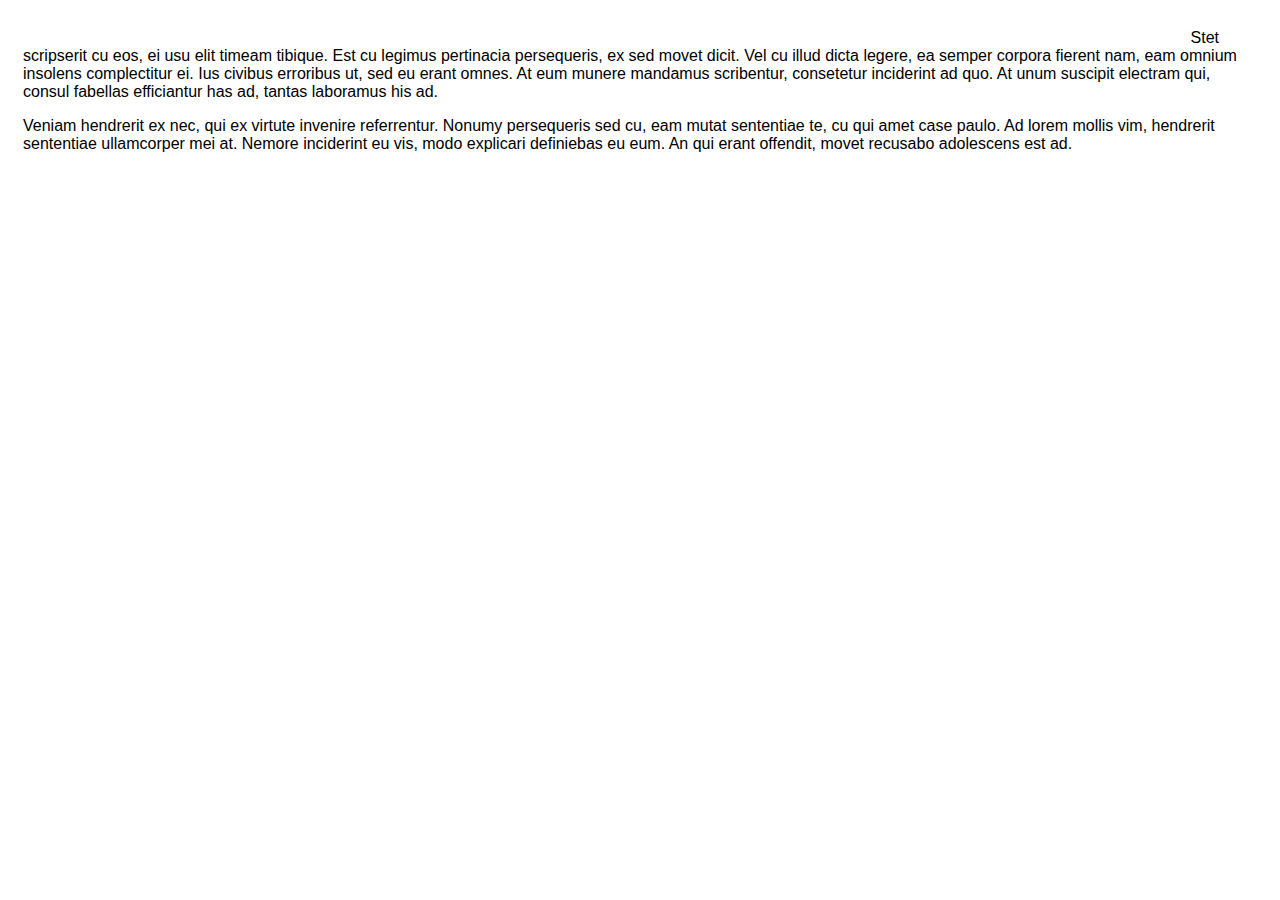
<file: first/index.html>
<!DOCTYPE html>
<html>

<head>
  <meta charset="utf-8">
  <title>First</title>
  <link rel="stylesheet" href="style.css">
</head>

<body>
  <section class="top-boxes">
    <div class="top-box" id="red"></div>
    <div class="top-box" id="blue"></div>
    <div class="top-box" id="gray"></div>
  </section>
  <section class="body-text">
    <div class="paragraph">
      <p> Stet scripserit cu eos, ei usu elit timeam tibique. Est cu legimus pertinacia persequeris, ex sed movet dicit. Vel cu illud dicta legere, ea semper corpora fierent nam, eam omnium insolens complectitur ei. Ius civibus erroribus ut, sed eu erant
        omnes. At eum munere mandamus scribentur, consetetur inciderint ad quo. At unum suscipit electram qui, consul fabellas efficiantur has ad, tantas laboramus his ad.</p>
    </div>
    <div class="paragraph">
      <p> Veniam hendrerit ex nec, qui ex virtute invenire referrentur. Nonumy persequeris sed cu, eam mutat sententiae te, cu qui amet case paulo. Ad lorem mollis vim, hendrerit sententiae ullamcorper mei at. Nemore inciderint eu vis, modo explicari definiebas
        eu eum. An qui erant offendit, movet recusabo adolescens est ad.</p>
    </div>
  </section>
  <section class="mid-boxes">
    <div class="mid-red"></div>
    <div class="mid-blue"></div>
  </section>
  <section class="bottom-boxes">
    <div class="bottom-blue"></div>
    <div class="bottom-red"></div>
    <div class="bottom-gray"></div>
    <div class="bottom-red"></div>
  </section>
</body>

</html>
</file>
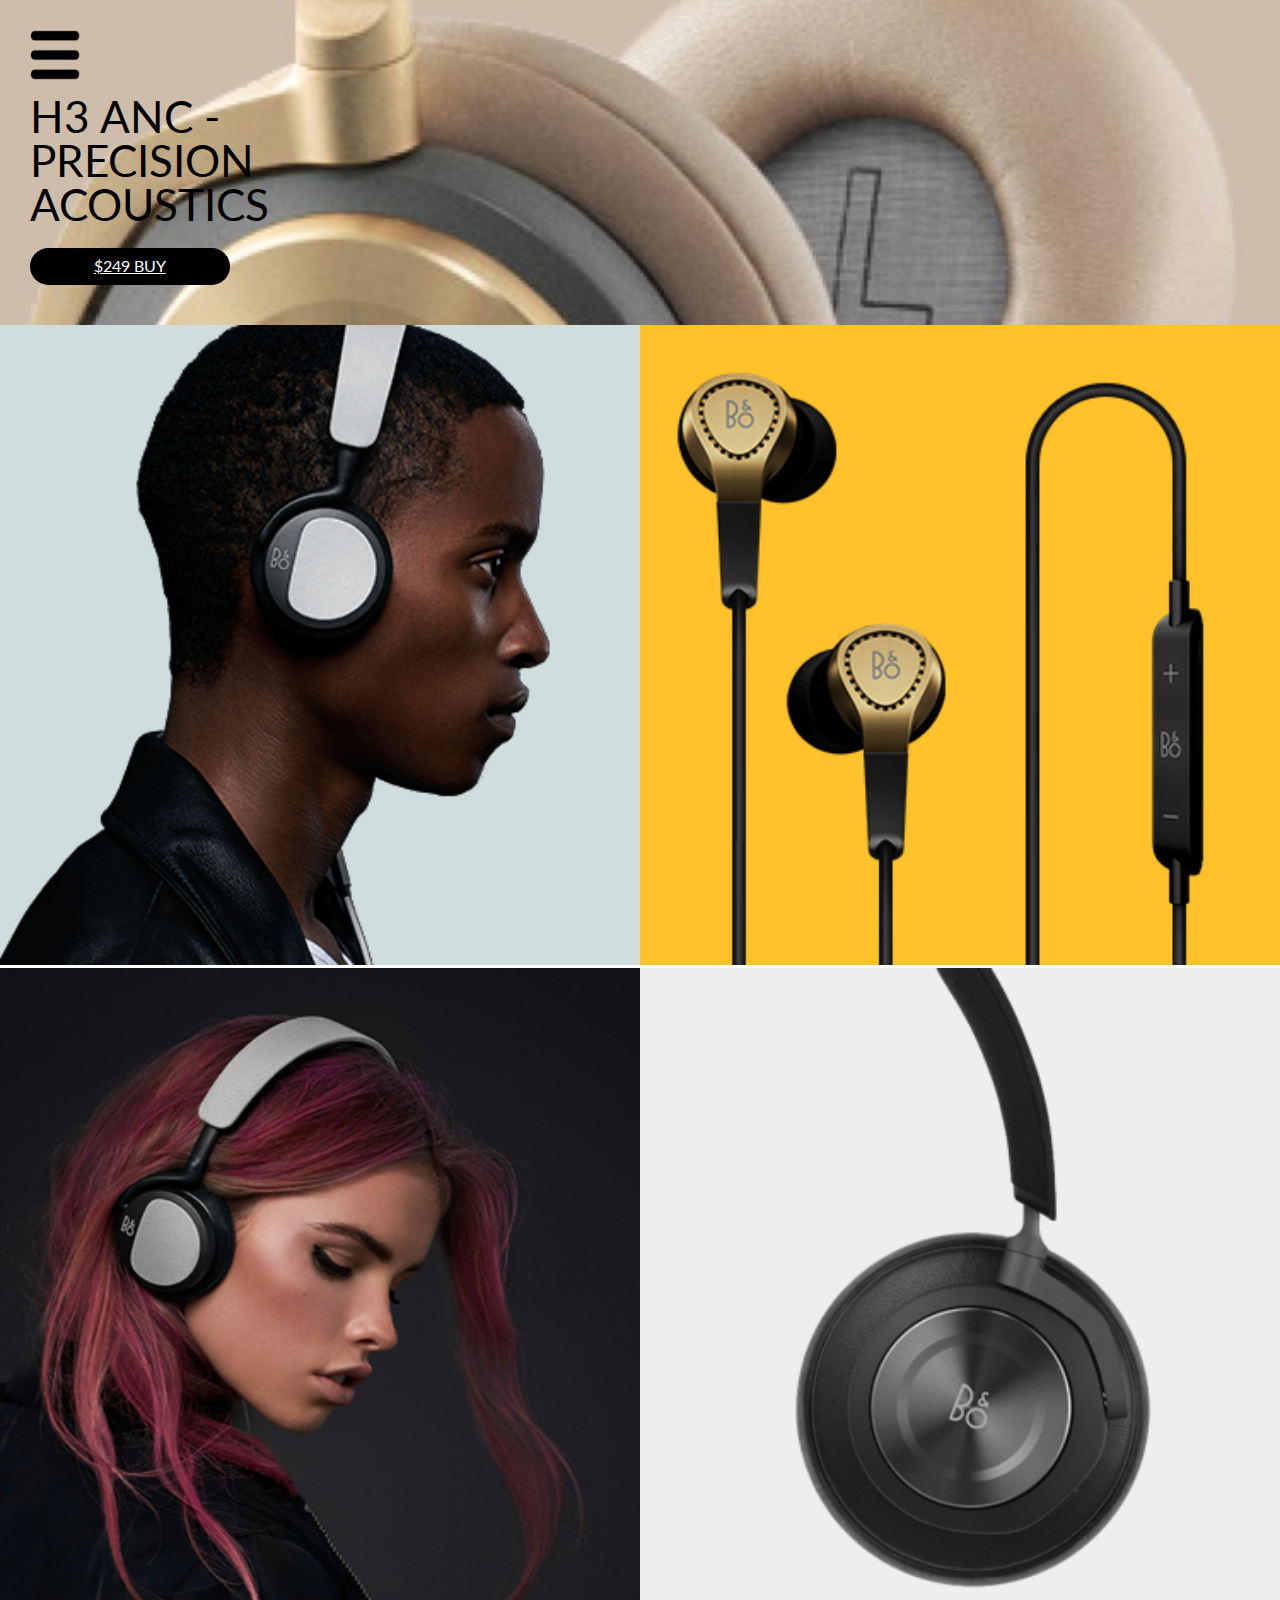
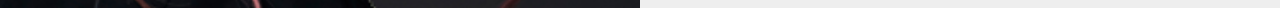
<file: headphones-site/index.html>
<!DOCTYPE html>
<html lang="en">


<head>
  <meta charset="utf-8">
<meta name="viewport" content="width=device-width, initial-scale=1.0">
  <title>Headphones</title>
  <link rel="stylesheet" href="normalize.css">
  <link rel="stylesheet" href="reset.css">
  <link rel="stylesheet" href="home.css">
</head>

<body>
  <main>
    <section class="home-page-top-main">
      <header>
        <div class="menu">
          <img src="./img/menu-icon.png" alt="menu-icon">
        </div>
      </header>
      <div class="home-page-content-top">
        <h1 class="home-page-text-top">H3 ANC - <br>PRECISION <br>ACOUSTICS</h1>
      </div>
      <div class="home-top-button"><a href="">$249 BUY</a></div>
    </section>
    <section class="home-page-content-bottom">
      <div class="boximg" id="box1">
        <img src="./img/H2 - ALWAYS ON.png" alt="H2 Always On Headphones" />
      </div>
      <div class="boximg" id="box2">
        <img src="./img/H3- ear-buds.png" alt="H3 Ear Buds" />
      </div>
      <div class="boximg" id="box3">
        <img src="./img/H2-girl-with-headphones.png" alt="H2 Headphones" />
      </div>
      <div class="boximg" id="box4">
        <img src="./img/H7-silver-set.png" alt="H7 Headphones" />
      </div>
    </section>
  </main>
</body>

</html>
</file>
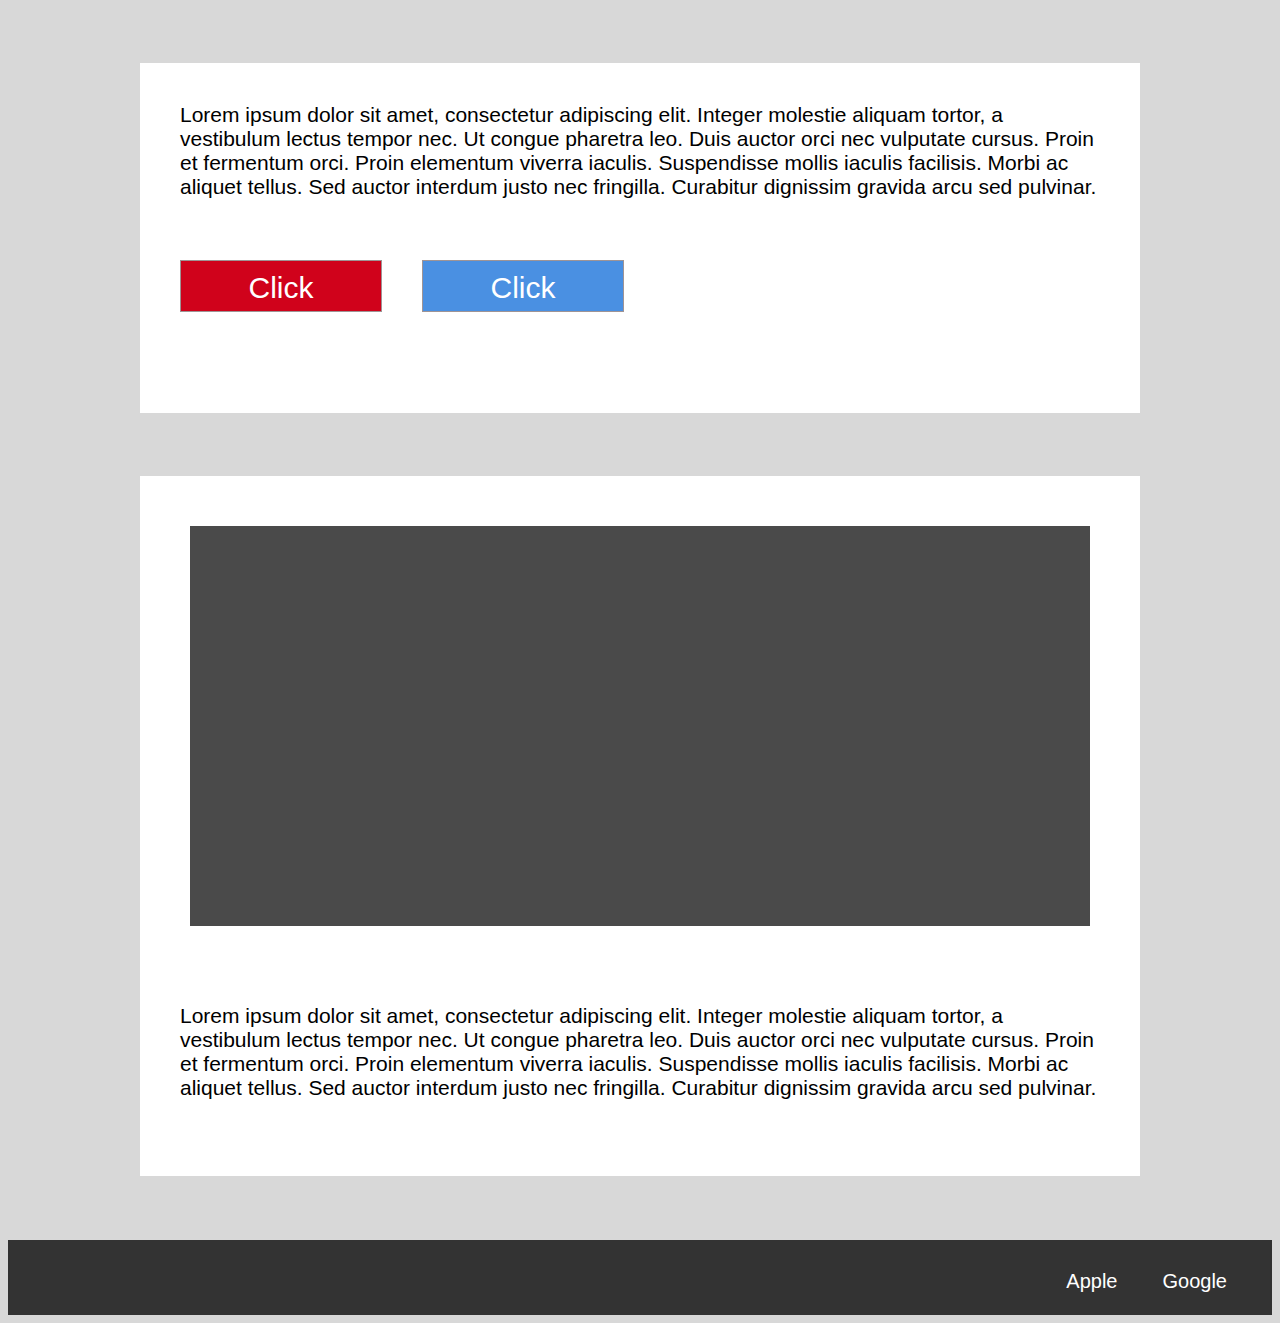
<file: second/index.html>
<!DOCTYPE html>
<html>

<head>
  <meta charset="utf-8">
  <title>Second</title>
  <link rel="stylesheet" href="style.css">
</head>

<body>
  <section class="top-half">
    <div class="top-container">
      <p class="top-text">Lorem ipsum dolor sit amet, consectetur adipiscing elit. Integer molestie aliquam tortor, a vestibulum lectus tempor nec. Ut congue pharetra leo. Duis auctor orci nec vulputate cursus. Proin et fermentum orci. Proin elementum viverra iaculis. Suspendisse
        mollis iaculis facilisis. Morbi ac aliquet tellus. Sed auctor interdum justo nec fringilla. Curabitur dignissim gravida arcu sed pulvinar.
      </p>
      <a href="">
        <div class="top-button">
          <p id="click">Click</p>
        </div>
      </a>
      <a href="">
        <div class="top-button" id="blue-button">
          <p id="click">Click</p>
        </div>
      </a>
    </div>
  </section>
  <section class="bottom-half">
    <div class="bottom-container">
      <div class="img-container"></div>
      <div class="bottom-text-container">
        <p class="bottom-text">Lorem ipsum dolor sit amet, consectetur adipiscing elit. Integer molestie aliquam tortor, a vestibulum lectus tempor nec. Ut congue pharetra leo. Duis auctor orci nec vulputate cursus. Proin et fermentum orci. Proin elementum viverra iaculis.
          Suspendisse mollis iaculis facilisis. Morbi ac aliquet tellus. Sed auctor interdum justo nec fringilla. Curabitur dignissim gravida arcu sed pulvinar.
        </p>
      </div>
    </div>
  </section>
  <section class="footer-section">
    <div class="footer">
      <p class="footer-text">Google</p>
      <p class="footer-text">Apple</p>
    </div>
  </section>
</body>

</html>
</file>
<file: first/style.css>
.top-box {
  height: 15%;
  width: 30%;
  float: left;
  margin-left: 15px;
  margin-top: 10px;
  margin-bottom: 20px;
}
#red {
  background: #D0021B;
}
#blue {
  background: #4A90E2;
}
#gray {
  background: #4A4A4A;
}
p {
  font-family: sans-serif;
}
.body-text {
  padding: 5px 15px;
}
.mid-red {
  background: #D0021B;
  height: 35%;
  width: 30%;
  float: left;
  margin-left: 15px;
  margin-bottom: 20px;
}
.mid-blue {
  background: #4A90E2;
  height: 35%;
  width: 65%;
  float: left;
  /*margin-left: 15px;*/
  margin-bottom: 20px;
}
.bottom-blue {
  background: #4A90E2;
  height: 15%;
  width: 65%;
  float: left;
  margin-left: 15px;
  margin-bottom: 20px;
}
.bottom-red {
  background: #D0021B;
  height: 15%;
  width: 5%;
  float: left;
  /*margin-left: 15px;*/
  margin-bottom: 20px;
}
.bottom-gray {
  background: #4A4A4A;
  height: 15%;
  width: 20%;
  float: left;
  /*margin-left: 15px;*/
  margin-bottom: 20px;
}
</file>
<file: headphones-site/home.css>
@import url(https://fonts.googleapis.com/css?family=Lato);

.home-page-top-main {
  width: 100%;
  height: 325px;
  position: relative;
  background: url('img/headphones-bg.jpg') center no-repeat;
  background-size: cover;
}
.menu {
  width: 50px;
  height: 50px;
  position: absolute;
  left: 30px;
  top: 30px;
  /*background: url('img/menu-icon.png');
  background-size: contain;*/
}
.menu img {
  width: 100%;
}
.home-page-content-top {
  text-align: left;
  font-family: 'Lato', sans-serif;
  font-size: 44px;
  position: absolute;
  top: 94px;
  left: 30px;
}
.home-top-button {
  width: 200px;
  padding: 10px 0 10px 0;
  position: absolute;
  bottom: 40px;
  left: 30px;
  background: #000;
  border-radius: 50px;
  text-align: center;
}
.home-top-button a {
  color: #fff;
  font-family: 'Lato', sans-serif;
}
.boximg {
width: 50%;
float: left;
}
.boximg img {
  width: 100%;
}
</file>
<file: second/style.css>
body {
  background: #D8D8D8;
}
p {
  font-family: sans-serif;
}
.top-container {
  background: #fff;
  width: 90%;
  height: 350px;
  margin: 5% auto;
  position: relative;
  max-width: 1000px;
}
.top-text {
  padding: 40px;
  font-size: 21px;
}
.top-button {
  overflow: hidden;
  width: 20%;
  height: 50px;
  background: #D0021B;
  border: 1px solid #9F9495;
  margin-left: 40px;
  bottom: 40px;
  float: left;
}
#blue-button {
  background: #4A90E2;
}
#click {
  color: #fff;
  font-size: 30px;
  margin-left: 20px;
  font-family: sans-serif;
  margin: 10px auto;
  text-align: center;
}
.bottom-container {
  background: #fff;
  width: 90%;
  height: 700px;
  margin: 5% auto;
  position: relative;
  max-width: 1000px;
}
.img-container {
  background: #4A4A4A;
  width: 90%;
  height: 400px;
  margin: 5% 5%;
  position: absolute;
}
.bottom-text {
  padding: 40px 40px 20px 40px;
  font-size: 21px;
  position: absolute;
  bottom: 5%;
}
.footer {
  background: #333333;
  width: 100%;
  height: 75px;
  position: relative;
}
.footer-text {
  color: #fff;
  display: inline;
  margin: 30px 45px 0px 0px;
  float: right;
  font-size: 20px;
}
</file>
